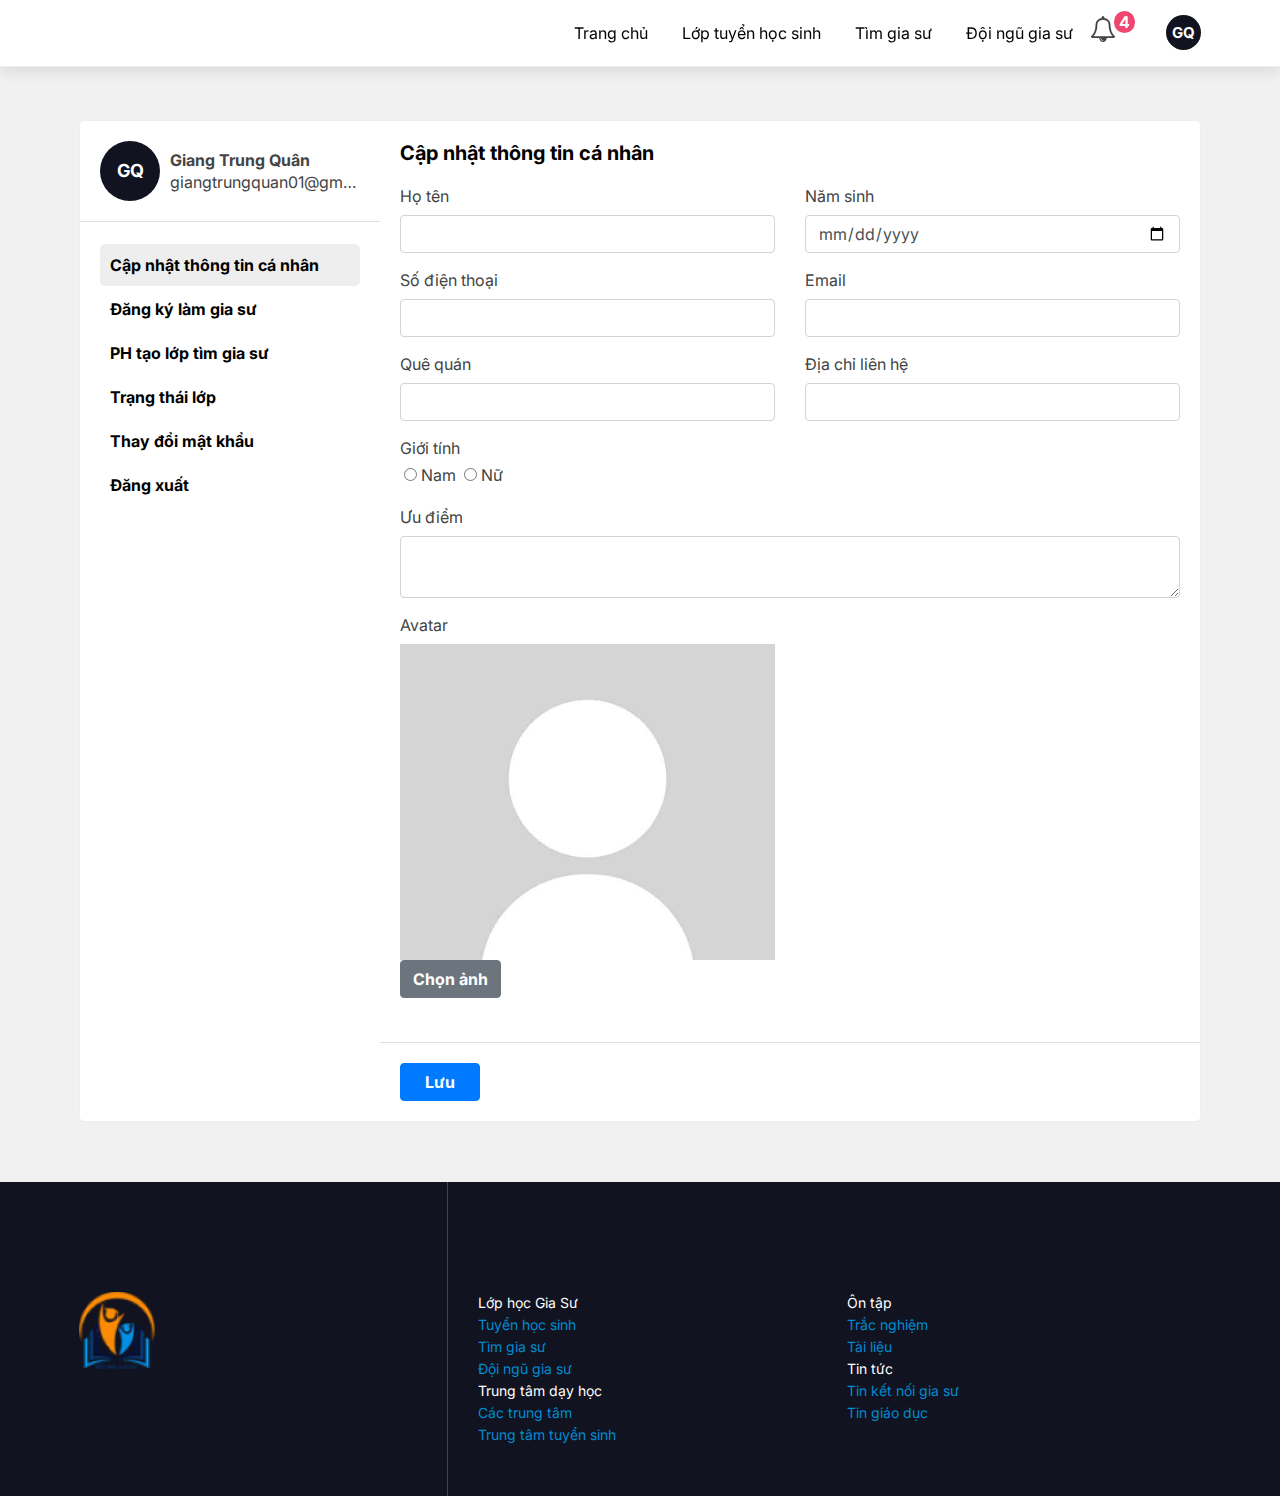
<file: tai-khoan/cap-nhat-thong-tin-ca-nhan.html>
<html lang="vi">

<head>
    <base href="/">
    <meta charset="utf-8">
    <meta http-equiv="X-UA-Compatible" content="IE=edge,chrome=1">
    <meta name="viewport" content="width=device-width, initial-scale=1.0">
    <meta http-equiv="X-UA-Compatible" content="ie=edge">
    <title>
        Kết Nối Gia Sư
    </title>
    <link rel="stylesheet" href="../ketnoigiasu.vn/assets/web/css/bootstrap0f16.css" as="style"
        onload="this.onload=null;this.rel='stylesheet'">

    <link rel="stylesheet" href="../ketnoigiasu.vn/assets/web/font-awesome/css/all0f16.css" as="style"
        onload="this.onload=null;this.rel='stylesheet'">
    <!--Thêm cái dòng này vào chỉ để lấy cái icon chuông-->
    <link rel="stylesheet" href="https://cdnjs.cloudflare.com/ajax/libs/font-awesome/4.7.0/css/font-awesome.min.css">
    <link href="../tai-khoan/css/cap-nhat-thong-tin-ca-nhan/style.css" rel="stylesheet">
    <link rel="stylesheet" href="../ketnoigiasu.vn/assets/web/css/responsive0f16.css" as="style"
        onload="this.onload=null;this.rel='stylesheet'">
    <script src="https://code.jquery.com/jquery-3.6.0.min.js"></script>
    <script>
    function toggleMenu(id) {
        $("#" + id).toggleClass("show");
    }
	</script>

<body>
    <div class="header header-inner">
        <div class="container">
          <div class="right-header">
            <div class="dropdown">
              <div class="cover-i-user" onclick="toggleMenu('header_menu')">
                <span> GQ</span>
              </div>
              <div id="header_menu" class="dropdown-menu " aria-labelledby="dropdownMenuButton_header">
                <a class="dropdown-item" href="/tai-khoan/cap-nhat-thong-tin-ca-nhan">Cập nhật thông tin cá nhân</a>
                <a class="dropdown-item" href="/tai-khoan/dang-ky-gia-su">Đăng ký làm gia sư</a>
                <a class="dropdown-item" href="/tai-khoan/lop-hoc/student-classes">PH tạo lớp tìm gia sư</a>
                <a class="dropdown-item" href="/tai-khoan/doi-mat-khau">Thay đổi mật khẩu</a>
                <a class="dropdown-item" href="https://ketnoigiasu.vn/dang-xuat"><i class="fa fa-sign-out mr-1" aria-hidden="true"></i>Đăng xuất</a>
              </div>
            </div>

          </div>

          <div class="menu">
            <ul>
              <li class=""><a href="#">Trang chủ</a></li>
              <li><a href="./gia-su-tuyen-sinh.html" class="link-a">Lớp tuyển học sinh </a></li>
              <li><a href="./tim-gia-su.html" class="link-a">Tìm gia sư </a></li>
              <li><a href="./doi-ngu-gia-su.html" class="link-a">Đội ngũ gia sư </a></li>
              <li class="notification_wrap">
                <div><p>
                    <div class="notifier new">
                      <i class="bell fa fa-bell-o"  onclick="toggleMenu('list_noti')"></i>
                      <div class="badge">4</div>
                    </div>
                    <div id="list_noti" class="dropdown-menu">
                        <div class="dropdown-item">
                            <div class="notify_info">
                                <p>Lớp GS001 của bạn<span>ĐÃ ĐƯỢC PHÊ DUYỆT!</span></p>
                                <span class="notify_time">5 minutes ago</span>
                            </div>
                        </div>
                        <div class="dropdown-item">
                            <div class="notify_info">
                                <p>Chúc mừng! Bạn đã tạo lớp<span>THÀNH CÔNG</span></p>
                                <span class="notify_time">10 minutes ago</span>
                            </div>
                        </div>
                        <div class="dropdown-item">
                            <div class="notify_info">
                                <p>Yêu cầu tạo lớp của bạn<span>BỊ TỪ CHỐI</span></p>
                                <span class="notify_time">15 minutes ago</span>
                            </div>
                        </div>
                        <div class="dropdown-item">
                            <div class="notify_info">
                                <p>Bạn có thêm 1 học sinh<span>CHÚC MỪNG!</span></p>
                                <span class="notify_time">20 minutes ago</span>
                            </div>
                        </div>
                    </div>
                  </div>
              </li>
              
            </ul>
          </div>
        </div>
      </div>
    <!-- Menu trái -->
    <div class="adm-main">
        <div class="container">
            <div class="box-adm">
                <div class="left-adm">
                    <div class="user-adm">
                        <div class="cover-i-user">
                            <span>GQ</span>
                        </div>
                        <div class="txt-i-user">
                            <strong>Giang Trung Quân</strong><br>
                            <span>giangtrungquan01@gmail.com</span>
                        </div>
                    </div>
                    <div class="nav-adm">
                        <ul>
                            <li class="active"><a href="/tai-khoan/cap-nhat-thong-tin-ca-nhan.html" aria-current="page"
                                    class="">Cập nhật thông tin cá nhân</a>
                            </li>
                            <li class=""><a href="/tai-khoan/dang-ky-gia-su.html" class="">Đăng ký làm gia sư</a></li>
                            <!---->
                            <li class=""><a href="/tai-khoan/tao-lop.html" class=""><span> PH tạo lớp tìm gia
                                        sư </span></a></li> <!---->
                            <li class=""><a href="/tai-khoan/trang-thai-lop.html">Trạng thái lớp</a></li>
                            <li class=""><a href="/tai-khoan/doi-mat-khau.html" class="">Thay đổi mật khẩu</a></li>
                            <li><a href="/dang-xuat">Đăng xuất</a></li>
                        </ul>
                    </div>
                </div>
                <div>
                    <!--Menu phải-->
                    <!--Class form-control và form-group trong bootstrap-->
                    <div class="right-adm w-100">
                        <div class="content-right-adm w-100">
                            <div class="title-adm">
                                <h2>Cập nhật thông tin cá nhân</h2>
                            </div>
                            <div class="row">
                                <div class="col-sm-6">
                                    <div class="form-group">
                                        <label>Họ tên</label>
                                        <input type="text" class="form-control" fdprocessedid=""> <!---->
                                    </div>
                                </div>
                                <div class="col-sm-6">
                                    <div class="form-group">
                                        <label>Năm sinh</label>
                                        <input type="date" class="form-control"> <!---->
                                    </div>
                                </div>
                                <div class="col-sm-6">
                                    <div class="form-group">
                                        <label>Số điện thoại</label>
                                        <input type="text" name="" class="form-control" fdprocessedid=""> <!---->
                                    </div>
                                </div>
                                <div class="col-sm-6">
                                    <div class="form-group">
                                        <label>Email</label>
                                        <input type="text" class="form-control" fdprocessedid="yg2v7i"> <!---->
                                    </div>
                                </div>
                                <div class="col-sm-6">
                                    <div class="form-group">
                                        <label>Quê quán</label>
                                        <input type="text" class="form-control" fdprocessedid=""> <!---->
                                    </div>
                                </div>
                                <div class="col-sm-6">
                                    <div class="form-group">
                                        <label>Địa chỉ liên hệ</label>
                                        <input type="text" name="" class="form-control" fdprocessedid=""> <!---->
                                    </div>
                                </div>
                                <div class="col-sm-6">
                                    <div class="form-group d-flex flex-column">
                                        <label class="m-0 mr-1">Giới tính</label>
                                        <div class="d-flex flex-row">
                                            <div class="mx-1 d-flex align-items-center">
                                                <input type="radio" name="gioi_tinh" value="1" class="form-control-sm mr-1"> Nam
                                            </div>
                                            <div class="mx-1 d-flex align-items-center">
                                                <input type="radio" name="gioi_tinh" value="0" class="form-control-sm mr-1"> Nữ
                                            </div>
                                        </div>
                                    </div>
                                </div>
                                <div class="col-sm-12">
                                    <div class="form-group">
                                        <label>Ưu điểm <!----></label>
                                        <textarea class="form-control"></textarea> <!---->
                                    </div>
                                </div>
                                <div class="col-sm-6">
                                    <div class="form-group">
                                        <label>Avatar</label>
                                        <div>
                                            <div>
                                                <ul class="position-relative">
                                                    <li class="cursor-pointer box-pic"><!---->
                                                        <img src="../ketnoigiasu.vn/storage/avatar/no-image-user.jpg"
                                                            id="file_uploadimage-avatar" alt="" class="img-custom">
                                                    </li>
                                                </ul>
                                            </div>
                                            <input type="file" id="up_fileimage-avatar" name="avatar"
                                                accept="image/*;capture=camera" class="d-none">
                                            <label for="up_fileimage-avatar" class="btn btn-secondary">Chọn ảnh</label>
                                        </div> <!---->
                                    </div>
                                </div>
                            </div>
                        </div>
                        <div class="bottom-right-adm">
                            <button class="btn btn-primary" fdprocessedid="">Lưu</button>
                        </div>
                    </div> <!---->
                </div>
            </div>
        </div>
    </div>

    <div class="footer">
        <div class="footer-main">
            <div class="container">
                <div class="row">
                    <div class="col-sm-4 left-footer">
                        <div class="logo-footer">
                            <img src="../ketnoigiasu.vn/storage/logo/logo_2.png" alt="">
                            <h3></h3>
                        </div>
                        <div class="mt-2">
                        </div>
                    </div>
                    <div class="col-sm-4">
                        <div class="title-footer">Lớp học Gia Sư</div>
                        <ul class="li-footer">
                            <li><a href="gia-su-tuyen-sinh.html">Tuyển học sinh</a></li>
                            <li><a href="tim-gia-su.html">Tìm gia sư</a></li>
                            <li><a href="doi-ngu-gia-su.html">Đội ngũ gia sư</a></li>
                        </ul>
                        <div class="title-footer">Trung tâm dạy học</div>
                        <ul class="li-footer">
                            <li><a href="danh-sach-trung-tam.html">Các trung tâm</a></li>
                            <li><a href="trung-tam-tuyen-sinh.html">Trung tâm tuyển sinh</a></li>
                        </ul>
                    </div>
                    <div class="col-sm-4">
                        <div class="title-footer">Ôn tập</div>
                        <ul class="li-footer">
                            <li><a href="trac-nghiem.html">Trắc nghiệm</a></li>
                            <li><a href="tai-lieu.html">Tài liệu</a></li>
                        </ul>
                        <div class="title-footer">Tin tức</div>
                        <ul class="li-footer">
                            <li><a href="#">Tin kết nối gia sư</a></li>
                            <li><a href="#">Tin giáo dục</a></li>
                        </ul>
                    </div>
                </div>
            </div>
        </div>
        <div class="copyright">
        </div>
    </div>
<script>
    //Xử lý ảnh tải lên
document.getElementById("up_fileimage-avatar").addEventListener("change", function() {
  const file = this.files[0];
  const img = document.getElementById("file_uploadimage-avatar");
  img.src = URL.createObjectURL(file);
});
</script>
<script>
    showMessOk("Đăng nhập thành công!", "success");
    // Session::set('variableName', $value); 
    //toggleClass() của jQuery
    function toggleMenu(id) {
        $("#" + id).toggleClass("show");
    }
</script>
</body>
</file>
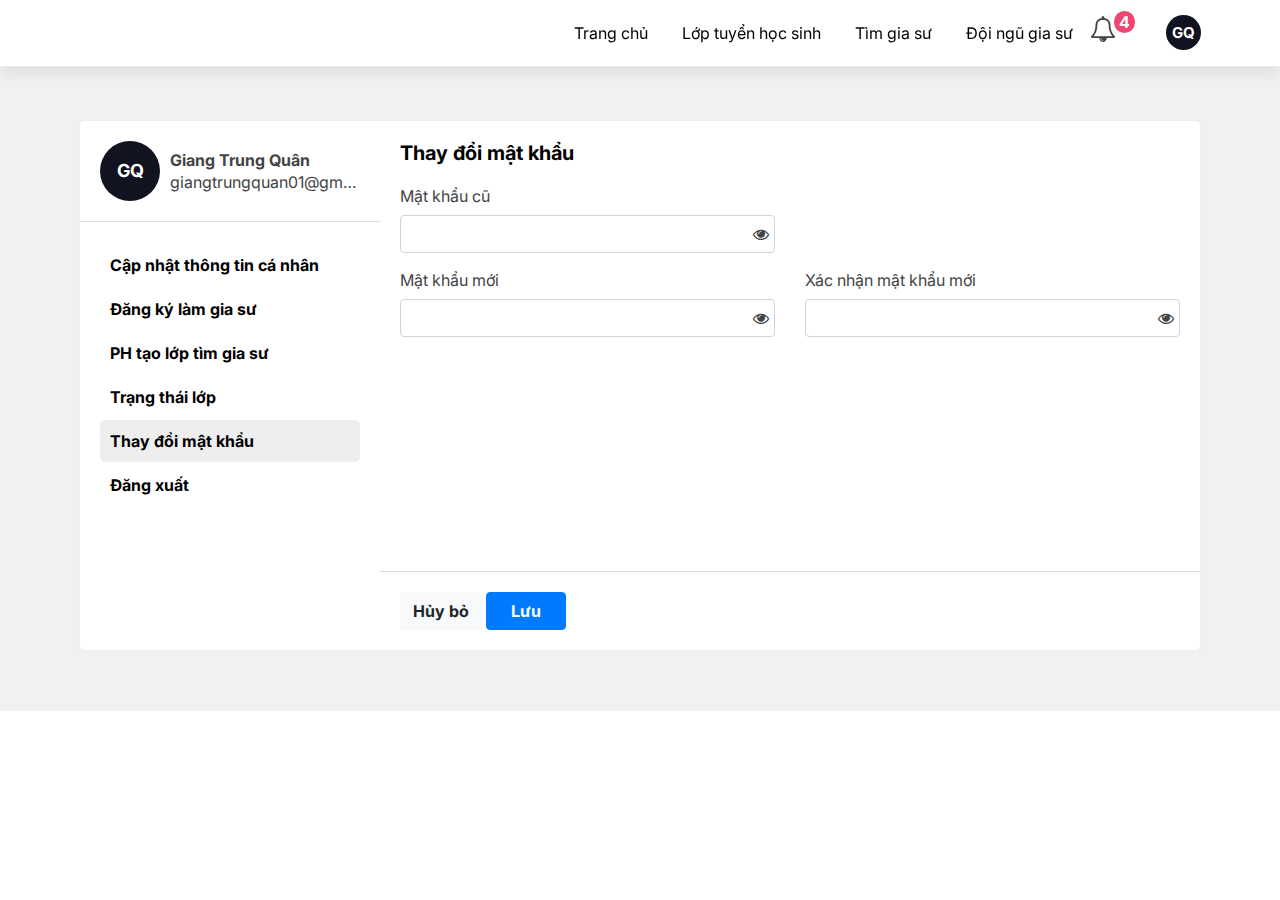
<file: tai-khoan/doi-mat-khau.html>
<html lang="vi">

<head>
    <base href="/">
    <meta charset="utf-8">
    <meta http-equiv="X-UA-Compatible" content="IE=edge,chrome=1">
    <meta name="viewport" content="width=device-width, initial-scale=1.0">
    <meta http-equiv="X-UA-Compatible" content="ie=edge">
    <title>
        Kết Nối Gia Sư
    </title>
    <link rel="stylesheet" href="../ketnoigiasu.vn/assets/web/css/bootstrap0f16.css" as="style"
        onload="this.onload=null;this.rel='stylesheet'">

    <link rel="stylesheet" href="../ketnoigiasu.vn/assets/web/font-awesome/css/all0f16.css" as="style"
        onload="this.onload=null;this.rel='stylesheet'">
    <!--Thêm cái dòng này vào chỉ để lấy cái icon chuông-->
    <link rel="stylesheet" href="https://cdnjs.cloudflare.com/ajax/libs/font-awesome/4.7.0/css/font-awesome.min.css">
    <link href="../tai-khoan/css/doi-mat-khau/style.css" rel="stylesheet">
    <link rel="stylesheet" href="../ketnoigiasu.vn/assets/web/css/responsive0f16.css" as="style"
        onload="this.onload=null;this.rel='stylesheet'">
    <script src="https://code.jquery.com/jquery-3.6.0.min.js"></script>
    <script>
        function toggleMenu(id) {
            $("#" + id).toggleClass("show");
        }
    </script>

<body>
    <div class="header header-inner">
        <div class="container">
            <div class="right-header">
                <div class="dropdown">
                    <div class="cover-i-user" onclick="toggleMenu('header_menu')">
                        <span> GQ</span>
                    </div>
                    <div id="header_menu" class="dropdown-menu " aria-labelledby="dropdownMenuButton_header">
                        <a class="dropdown-item" href="/tai-khoan/cap-nhat-thong-tin-ca-nhan">Cập nhật thông tin cá
                            nhân</a>
                        <a class="dropdown-item" href="/tai-khoan/dang-ky-gia-su">Đăng ký làm gia sư</a>
                        <a class="dropdown-item" href="/tai-khoan/lop-hoc/student-classes">PH tạo lớp tìm gia sư</a>
                        <a class="dropdown-item" href="/tai-khoan/doi-mat-khau">Thay đổi mật khẩu</a>
                        <a class="dropdown-item" href="https://ketnoigiasu.vn/dang-xuat"><i class="fa fa-sign-out mr-1"
                                aria-hidden="true"></i>Đăng xuất</a>
                    </div>
                </div>

            </div>

            <div class="menu">
                <ul>
                    <li class=""><a href="#">Trang chủ</a></li>
                    <li><a href="./gia-su-tuyen-sinh.html" class="link-a">Lớp tuyển học sinh </a></li>
                    <li><a href="./tim-gia-su.html" class="link-a">Tìm gia sư </a></li>
                    <li><a href="./doi-ngu-gia-su.html" class="link-a">Đội ngũ gia sư </a></li>
                    <li class="notification_wrap">
                        <div>
                            <p>
                            <div class="notifier new">
                                <i class="bell fa fa-bell-o" onclick="toggleMenu('list_noti')"></i>
                                <div class="badge">4</div>
                            </div>
                            <div id="list_noti" class="dropdown-menu">
                                <div class="dropdown-item">
                                    <div class="notify_info">
                                        <p>Lớp GS001 của bạn<span>ĐÃ ĐƯỢC PHÊ DUYỆT!</span></p>
                                        <span class="notify_time">5 minutes ago</span>
                                    </div>
                                </div>
                                <div class="dropdown-item">
                                    <div class="notify_info">
                                        <p>Chúc mừng! Bạn đã tạo lớp<span>THÀNH CÔNG</span></p>
                                        <span class="notify_time">10 minutes ago</span>
                                    </div>
                                </div>
                                <div class="dropdown-item">
                                    <div class="notify_info">
                                        <p>Yêu cầu tạo lớp của bạn<span>BỊ TỪ CHỐI</span></p>
                                        <span class="notify_time">15 minutes ago</span>
                                    </div>
                                </div>
                                <div class="dropdown-item">
                                    <div class="notify_info">
                                        <p>Bạn có thêm 1 học sinh<span>CHÚC MỪNG!</span></p>
                                        <span class="notify_time">20 minutes ago</span>
                                    </div>
                                </div>
                            </div>
                        </div>
                    </li>

                </ul>
            </div>
        </div>
    </div>
    <!-- Menu trái -->
    <div class="adm-main">
        <div class="container">
            <div class="box-adm">
                <div class="left-adm">
                    <div class="user-adm">
                        <div class="cover-i-user">
                            <span>GQ</span>
                        </div>
                        <div class="txt-i-user">
                            <strong>Giang Trung Quân</strong><br>
                            <span>giangtrungquan01@gmail.com</span>
                        </div>
                    </div>
                    <div class="nav-adm">
                        <ul>
                            <li class=""><a href="/tai-khoan/cap-nhat-thong-tin-ca-nhan.html" aria-current="page"
                                    class="">Cập nhật thông tin cá nhân</a>
                            </li>
                            <li class=""><a href="/tai-khoan/dang-ky-gia-su.html" class="">Đăng ký làm gia sư</a></li>
                            <!---->
                            <li class=""><a href="/tai-khoan/tao-lop.html" class=""><span> PH tạo lớp tìm gia
                                        sư </span></a></li> <!---->
                            <li class=""><a href="/tai-khoan/trang-thai-lop.html">Trạng thái lớp</a></li>
                            <li class="active"><a href="/tai-khoan/doi-mat-khau.html" class="">Thay đổi mật khẩu</a></li>
                            <li><a href="/dang-xuat">Đăng xuất</a></li>
                        </ul>
                    </div>
                </div>
                <div>
                    <!--Phải-->
                    <div class="right-adm">
                        <div class="content-right-adm">
                            <div class="title-adm">
                                <h2>Thay đổi mật khẩu</h2>
                            </div>
                            <div class="row">
                                <div class="col-sm-6">
                                    <div class="form-group"><label>Mật khẩu cũ</label>
                                        <div class="position-relative"><input type="password" id="password_origin"
                                                class="form-control pr-4"> <i
                                                onclick="changeTypePassword('password_origin',event)" aria-hidden="true"
                                                class="fa change-type-password fa-eye"></i></div> <!---->
                                    </div>
                                </div>
                                <div class="col-sm-6"></div>
                                <div class="col-sm-6">
                                    <div class="form-group"><label>Mật khẩu mới</label>
                                        <div class="position-relative"><input type="password" id="password_new"
                                                class="form-control pr-4"> <i
                                                onclick="changeTypePassword('password_new',event)" aria-hidden="true"
                                                class="fa change-type-password fa-eye"></i></div> <!---->
                                    </div>
                                </div>
                                <div class="col-sm-6">
                                    <div class="form-group"><label>Xác nhận mật khẩu mới</label>
                                        <div class="position-relative"><input type="password" id="password_confirmation"
                                                class="form-control pr-4"> <i
                                                onclick="changeTypePassword('password_confirmation',event)"
                                                aria-hidden="true" class="fa change-type-password fa-eye"></i></div>
                                        <!---->
                                    </div>
                                </div>
                            </div>
                        </div>
                        <div class="bottom-right-adm"><button class="btn btn-light">Hủy bỏ</button> <button
                                class="btn btn-primary">Lưu</button></div>
                    </div>
</file>
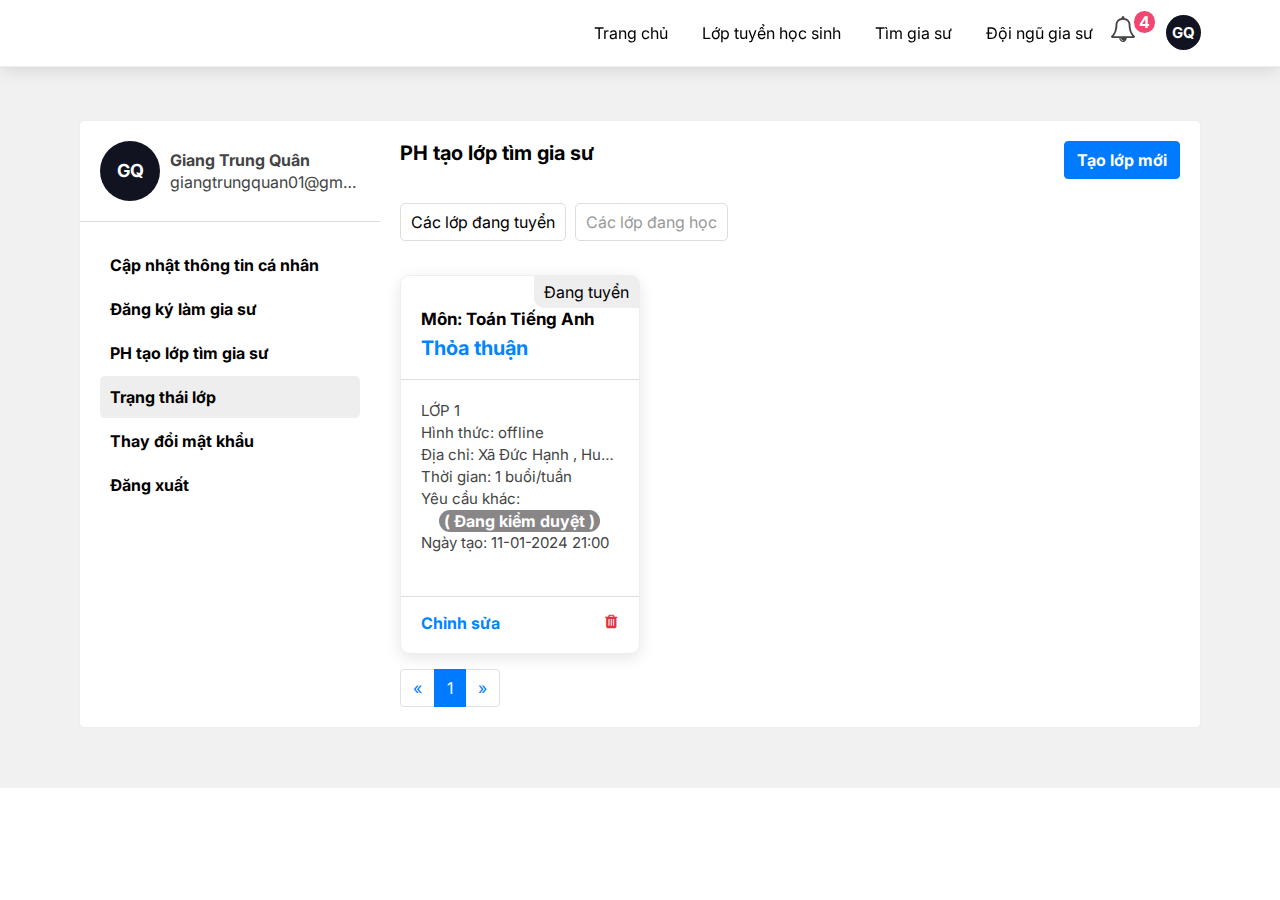
<file: tai-khoan/trang-thai-lop.html>
<html lang="vi">

<head>
    <base href="/">
    <meta charset="utf-8">
    <meta http-equiv="X-UA-Compatible" content="IE=edge,chrome=1">
    <meta name="viewport" content="width=device-width, initial-scale=1.0">
    <meta http-equiv="X-UA-Compatible" content="ie=edge">
    <title>
        Kết Nối Gia Sư
    </title>
    <link rel="stylesheet" href="../ketnoigiasu.vn/assets/web/css/bootstrap0f16.css" as="style"
        onload="this.onload=null;this.rel='stylesheet'">

    <link rel="stylesheet" href="../ketnoigiasu.vn/assets/web/font-awesome/css/all0f16.css" as="style"
        onload="this.onload=null;this.rel='stylesheet'">
    <!--Thêm cái dòng này vào chỉ để lấy cái icon chuông-->
    <link rel="stylesheet" href="https://cdnjs.cloudflare.com/ajax/libs/font-awesome/4.7.0/css/font-awesome.min.css">
    <link href="../tai-khoan/css/trang-thai-lop/style.css" rel="stylesheet">
    <link rel="stylesheet" href="../ketnoigiasu.vn/assets/web/css/responsive0f16.css" as="style"
        onload="this.onload=null;this.rel='stylesheet'">
    <script src="https://code.jquery.com/jquery-3.6.0.min.js"></script>
    <script>
        function toggleMenu(id) {
            $("#" + id).toggleClass("show");
        }
    </script>

<body>
    <div class="header header-inner">
        <div class="container">
            <div class="right-header">
                <div class="dropdown">
                    <div class="cover-i-user" onclick="toggleMenu('header_menu')">
                        <span> GQ</span>
                    </div>
                    <div id="header_menu" class="dropdown-menu " aria-labelledby="dropdownMenuButton_header">
                        <a class="dropdown-item" href="/tai-khoan/cap-nhat-thong-tin-ca-nhan">Cập nhật thông tin cá
                            nhân</a>
                        <a class="dropdown-item" href="/tai-khoan/dang-ky-gia-su">Đăng ký làm gia sư</a>
                        <a class="dropdown-item" href="/tai-khoan/lop-hoc/student-classes">PH tạo lớp tìm gia sư</a>
                        <a class="dropdown-item" href="/tai-khoan/doi-mat-khau">Thay đổi mật khẩu</a>
                        <a class="dropdown-item" href="https://ketnoigiasu.vn/dang-xuat"><i class="fa fa-sign-out mr-1"
                                aria-hidden="true"></i>Đăng xuất</a>
                    </div>
                </div>

            </div>

            <div class="menu">
                <ul>
                    <li class=""><a href="#">Trang chủ</a></li>
                    <li><a href="./gia-su-tuyen-sinh.html" class="link-a">Lớp tuyển học sinh </a></li>
                    <li><a href="./tim-gia-su.html" class="link-a">Tìm gia sư </a></li>
                    <li><a href="./doi-ngu-gia-su.html" class="link-a">Đội ngũ gia sư </a></li>
                    <li class="notification_wrap">
                        <div>
                            <p>
                            <div class="notifier new">
                                <i class="bell fa fa-bell-o" onclick="toggleMenu('list_noti')"></i>
                                <div class="badge">4</div>
                            </div>
                            <div id="list_noti" class="dropdown-menu">
                                <div class="dropdown-item">
                                    <div class="notify_info">
                                        <p>Lớp GS001 của bạn<span>ĐÃ ĐƯỢC PHÊ DUYỆT!</span></p>
                                        <span class="notify_time">5 minutes ago</span>
                                    </div>
                                </div>
                                <div class="dropdown-item">
                                    <div class="notify_info">
                                        <p>Chúc mừng! Bạn đã tạo lớp<span>THÀNH CÔNG</span></p>
                                        <span class="notify_time">10 minutes ago</span>
                                    </div>
                                </div>
                                <div class="dropdown-item">
                                    <div class="notify_info">
                                        <p>Yêu cầu tạo lớp của bạn<span>BỊ TỪ CHỐI</span></p>
                                        <span class="notify_time">15 minutes ago</span>
                                    </div>
                                </div>
                                <div class="dropdown-item">
                                    <div class="notify_info">
                                        <p>Bạn có thêm 1 học sinh<span>CHÚC MỪNG!</span></p>
                                        <span class="notify_time">20 minutes ago</span>
                                    </div>
                                </div>
                            </div>
                        </div>
                    </li>

                </ul>
            </div>
        </div>
    </div>
    <!-- Menu trái -->
    <div class="adm-main">
        <div class="container">
            <div class="box-adm">
                <div class="left-adm">
                    <div class="user-adm">
                        <div class="cover-i-user">
                            <span>GQ</span>
                        </div>
                        <div class="txt-i-user">
                            <strong>Giang Trung Quân</strong><br>
                            <span>giangtrungquan01@gmail.com</span>
                        </div>
                    </div>
                    <div class="nav-adm">
                        <ul>
                            <li class=""><a href="/tai-khoan/cap-nhat-thong-tin-ca-nhan.html" aria-current="page"
                                    class="">Cập nhật thông tin cá nhân</a>
                            </li>
                            <li class=""><a href="/tai-khoan/dang-ky-gia-su.html" class="">Đăng ký làm gia sư</a></li>
                            <!---->
                            <li class=""><a href="/tai-khoan/tao-lop.html" class=""><span> PH tạo lớp tìm gia
                                        sư </span></a></li> <!---->
                            <li class="active"><a href="/tai-khoan/trang-thai-lop.html">Trạng thái lớp</a></li>
                            <li class=""><a href="/tai-khoan/doi-mat-khau.html" class="">Thay đổi mật khẩu</a></li>
                            <li><a href="/dang-xuat">Đăng xuất</a></li>
                        </ul>
                    </div>
                </div>

                    <!--Phải-->
                <div class="right-adm w-100" >
                    <div class="content-right-adm">
                        <div class="title-adm">
                            <h2><!----> <span>
                                    PH tạo lớp tìm gia sư
                                </span> <!----></h2>
                            <div class="right-title-adm"><a href="/tai-khoan/tao-lop.html"
                                    class="btn btn-primary">Tạo lớp mới</a> <!----></div>
                        </div>
                        <div class="tab-main">
                            <li class="my-1 active"><a href="javascript:void(0)">Các lớp đang tuyển</a></li>
                            <li class="my-1"><a href="javascript:void(0)">Các lớp
                                    <span>
                                        đang học</span> <!----></a></li>
                        </div> <!---->
                        <div class="row list-item">
                            <div class="col-md-6 col-lg-4"><!---->
                                <div class="item-c opacity-05">
                                    <div class="item-c-header">
                                        <div class="item-c-sub">
                                            Môn:
                                            <span>Toán Tiếng Anh</span>
                                        </div>
                                        <div class="item-c-price"><span>Thỏa thuận</span></div>
                                        <div class="item-c-status grey"><span>Đang tuyển</span></div>
                                    </div>
                                    <div class="item-c-content" style="height: 216px;">
                                        <p><span>LỚP 1</span></p>
                                        <p>
                                            Hình thức: <span>offline</span></p>
                                        <p>
                                            Địa chỉ:
                                            <!----> <!----> <span>Xã Đức Hạnh</span> <span>, </span> <span>Huyện Bảo
                                                Lâm</span> <span>, </span><span>Tỉnh Cao Bằng</span>
                                        </p>
                                        <p>
                                            Thời gian:
                                            <span>1 buổi/tuần</span>
                                        </p>
                                        <p>Yêu cầu khác: <span></span></p>
                                        <p class="text-center"><span class="badge badge-pill badge-secondary temp">
                                                ( Đang kiểm duyệt )
                                            </span></p> <!---->
                                        <p class="no-limit-text">
                                            Ngày tạo: <span>11-01-2024 21:00</span></p> <!---->
                                    </div>
                                    <div class="item-c-footer d-flex justify-content-between" style="height: 57px;"><a
                                            href="/tai-khoan/tao-lop.html" class="">Chỉnh
                                            sửa</a> <!----> <a href="javascript:void(0)" class="btn"><i
                                                aria-hidden="true" class="fa fa-trash text-danger"></i></a></div>
                                </div> <!---->
                            </div>
                        </div>
                        <div class="bottom-table">
                            <div class="div-slide div-slide-table"><!---->
                                <div class="right-slide">
                                    <nav aria-label="Page navigation example">
                                        <ul class="pagination">
                                            <li disabled="disabled" class="page-item"><a href="#" aria-label="Previous"
                                                    class="page-link cursor-pointer"><span aria-hidden="true">«</span>
                                                    <span class="sr-only">Previous</span></a></li> <!---->
                                            <li class="page-item active"><a disabled="disabled"
                                                    class="page-link cursor-pointer">1</a></li> <!---->
                                            <li disabled="disabled" class="page-item"><a href="#" aria-label="Next"
                                                    class="page-link cursor-pointer"><span aria-hidden="true">»</span>
                                                    <span class="sr-only">Next</span></a></li>
                                        </ul>
                                    </nav>
                                </div>
                            </div>
                        </div>
                    </div>
                </div>
</file>
<file: tai-khoan/css/cap-nhat-thong-tin-ca-nhan/style.css>
@import url(https://fonts.googleapis.com/css2?family=Inter:wght@400;700;800&amp;display=swap);

* {
    margin: 0;
    padding: 0
}

html {
    min-height: 100%
}

body {
    background: 0 0;
    color: #444;
    font-size: 16px;
    line-height: 22px;
    font-family: Inter, sans-serif;
    background-color: #fff
}

h1,
h2,
h3,
h4,
h5,
h6 {
    font-weight: 700
}

a,
a:hover {
    text-decoration: none;
    color: #008cd2;
    -webkit-transition: all 150ms ease-in-out;
    -o-transition: all 150ms ease-in-out;
    transition: all 150ms ease-in-out
}

li {
    list-style: none outside none
}

ul {
    margin: 0
}

img {
    border: 0 none;
    max-width: 100%
}
::-webkit-scrollbar {
    width: 8px
}

::-webkit-scrollbar-track {
    background-color: #f1f1f1
}

::-webkit-scrollbar-thumb {
    background-color: #aaa
}

::-webkit-scrollbar-thumb:hover {
    background-color: #666
}

body,
html {
    scrollbar-color: #aaa #f1f1f1;
    scrollbar-width: thin
}
.header {
    position: fixed;
    display: block;
    width: 100%;
    top: 0;
    left: 0;
    z-index: 999;
    -webkit-transition: all .3s ease-in-out;
    -o-transition: all .3s ease-in-out;
    transition: all .3s ease-in-out;
    border-bottom: 1px solid rgba(255, 255, 255, .2)
}
.header-inner {
    -webkit-box-shadow: 0 4px 15px rgba(0, 0, 0, .1);
    box-shadow: 0 4px 15px rgba(0, 0, 0, .1);
    border-bottom: 1px solid #eee;
    background-color: #fff
}

.header-inner .menu>ul>li>a {
    color: #000
}
.container {
    max-width: 1200px;
    width: 90%
}
.right-header {
    float: right;
    margin: 15px 0 0 0
}
.cover-i-user {
    width: 60px;
    height: 60px;
    line-height: 60px;
    font-size: 18px;
    text-align: center;
    font-weight: 700;
    background-color: #111320;
    color: #fff;
    border-radius: 50%;
    display: block;
    overflow: hidden
}
.right-header .cover-i-user {
    width: 35px;
    height: 35px;
    line-height: 35px;
    font-size: 15px;
    cursor: pointer
}

.right-header .dropdown-menu {
    right: 0 !important;
    left: auto !important;
    -webkit-transform: none !important;
    -ms-transform: none !important;
    transform: none !important;
    top: 40px !important;
    font-size: 14px
}
.btn {
    font-weight: 700
}


.menu {
    float: right
}

.menu>ul>li {
    float: left;
    position: relative
}

.menu>ul>li>a {
    display: block;
    padding: 22px 17px;
    color: #fff;
    position: relative
}

.menu>ul>li>a>i {
    font-size: 13px
}

.menu>ul>li>a:after {
    content: " ";
    position: absolute;
    bottom: 0;
    left: 0;
    width: 100%;
    height: 3px
}

.menu>ul>li.active>a {
    color: #ff8503
}

.menu>ul>li.active>a:after {
    background: #ff8503
}

.menu ul li ul {
    position: absolute;
    top: 59px;
    width: 300px;
    left: 0;
    background-color: #fff;
    background: #fff;
    -webkit-box-shadow: 0 4px 15px rgba(0, 0, 0, .1);
    box-shadow: 0 4px 15px rgba(0, 0, 0, .1);
    border-radius: 5px;
    visibility: hidden;
    opacity: 0;
    pointer-events: none;
    -webkit-transition: all 150ms ease-in-out;
    -o-transition: all 150ms ease-in-out;
    transition: all 150ms ease-in-out
}

.menu ul li ul li a {
    display: block;
    color: #333;
    padding: 9px 15px;
    border-bottom: 1px solid #eee
}

.menu ul li ul li:last-child a {
    border: 0
}

.menu ul li ul li a:hover {
    color: #ff8503
}
.menu li:hover {
    background-color: #ccc;
  }

  /* hết menu */
  /* menu_logo */
  .right-header .dropdown-menu {
    right: 0 !important;
    left: auto !important;
    -webkit-transform: none !important;
    -ms-transform: none !important;
    transform: none !important;
    top: 40px !important;
    font-size: 14px
}
.dropdown-item {
    padding: 5px 15px
}
/* menu_trái */

.adm-main {
    background-color: #f1f1f1;
    padding: 120px 0 60px 0
}

.box-adm {
    display: -webkit-box;
    display: -ms-flexbox;
    display: flex;
    background-color: #fff;
    border: 1px solid #eee;
    border-radius: 5px
}

.left-adm {
    width: 300px
}
.user-adm {
    padding: 20px;
    border-bottom: 1px solid #ddd;
    display: -webkit-box;
    display: -ms-flexbox;
    display: flex;
    -webkit-box-align: center;
    -ms-flex-align: center;
    align-items: center
}

.nav-adm {
    padding: 20px
}

.nav-adm li {
    margin: 2px 0
}

.nav-adm li a {
    display: block;
    padding: 10px;
    border-radius: 5px;
    color: #000;
    font-weight: 700
}

.nav-adm li a:hover,
.nav-adm li.active a {
    background-color: #eee
}


.title-adm {
    display: -webkit-box;
    display: -ms-flexbox;
    display: flex;
    margin: 0 0 20px 0
}

.title-adm h2 {
    font-size: 20px;
    color: #000;
    margin: 0
}
.txt-i-user {
    width: calc(100% - 60px);
    padding-left: 10px;
    overflow: hidden;
    -o-text-overflow: ellipsis;
    text-overflow: ellipsis;
    white-space: nowrap
}

/* menu_phải */
.content-right-adm {
    padding: 20px;
    min-height: 50vh
}
.form-group {
    margin-bottom: 1rem;
  }
  .bottom-right-adm {
    padding: 20px;
    border-top: 1px solid #ddd
}

.bottom-right-adm .btn {
    min-width: 80px
}
/* footer */

.footer {
    background: #111320;
    color: #fff;
    font-size: 14px
}

.footer .col-sm-4 {
    padding-top: 110px;
    padding-bottom: 50px
}

.footer .col-sm-4:nth-child(2) {
    padding-left: 30px
}

.left-footer {
    border-right: 1px solid rgba(255, 255, 255, .2)
}

.logo-footer {
    display: -webkit-box;
    display: -ms-flexbox;
    display: flex;
    margin-bottom: 20px;
    -webkit-box-align: center;
    -ms-flex-align: center;
    align-items: center
}

.logo-footer img {
    width: 77px;
    margin: 0 18px 0 0
}

.logo-footer h3 {
    font-weight: 700;
    font-size: 20px;
    margin: 0
}
/* pagination */
.pagination {
    margin: 30px 0px;
}
.page-item {
    margin: 0 5px
}

.page-link {
    border-radius: 5px !important
}

.menu>ul>li .bell{
    margin-right: 50px;
}
.menu>ul>li.notification_wrap:hover {
 background-color: #fff;
}
  .notifier {
    position: relative;
    display: inline-block;
  }
  
  .bell {
    font-size: 26px;
    transition: 0.3s;
  }
  
  .bell:hover {
    color: #EF476F;
  }
  
  .badge {
    position: absolute;
    top: -5px;
    left: 24px;
    padding: 0 5px;
    font-size: 16px;
    line-height: 22px;
    height: 22px;
    background: #EF476F;
    color: #FFF;
    border-radius: 11px;
    white-space: nowrap;
  }
  
  
  .notifier.new .badge {
    animation: pulse 2s ease-out;
    animation-iteration-count: infinite;
  }
  
  @keyframes pulse {
    40% {
      transform: scale3d(1, 1, 1);
    }
  
    50% {
      transform: scale3d(1.3, 1.3, 1.3);
    }
  
    55% {
      transform: scale3d(1, 1, 1);
    }
    
    60% {
      transform: scale3d(1.3, 1.3, 1.3);
    }
  
    65% {
      transform: scale3d(1, 1, 1);
    }
  }
  
  .menu>ul>li.notification_wrap:hover{
    background-color: #fff;
  }

  #list_noti .dropdown-item {
	display: flex;
	align-items: center;
	padding: 10px 0;
	border-bottom: 1px solid #dbdaff;
}



#list_noti .dropdown-item .notify_info p{
	margin-bottom: 5px;
}

#list_noti .dropdown-item .notify_info p span{
	color: #605dff;
	margin-left: 5px;
}

#list_noti .dropdown-item .notify_info .notify_time{
	color: #c5c5e6;
	font-size: 12px;
}
.notify_info{
    padding: 0px 10px;
}
</file>
<file: ketnoigiasu.vn/assets/web/css/responsive0f16.css>
@media all and (min-width:1024px) {
    .menu ul li:hover ul {
        display: block !important;
        visibility: inherit;
        opacity: 1;
        pointer-events: inherit;
        top: 66px
    }

    #modal-merge-classroom-8 .modal-dialog {
        max-width: 700px;
        margin: 1.75rem auto
    }
}

@media all and (min-width:320px) and (max-width:1024px) {
    body {
        font-size: 15px
    }

    .container {
        width: 100%;
        padding: 0 20px
    }

    .header {
        height: 67px
    }

    .toogle-a {
        display: block
    }

    .toogle-a.active span:nth-child(2) {
        display: none
    }

    .toogle-a.active span:nth-child(1) {
        transform: rotate(-47deg);
        top: 17px
    }

    .toogle-a.active span:nth-child(3) {
        transform: rotate(41deg);
        top: 17px
    }

    .menu {
        position: fixed;
        top: 67px;
        right: -100%;
        height: calc(100vh - 67px);
        max-width: 70%;
        background: #fff;
        text-align: left;
        width: 250px;
        left: auto;
        margin: 0 !important;
        transition: all .3s ease-in-out;
        z-index: 20;
        overflow: auto;
        border-left: 1px solid #ddd
    }

    .menu.show {
        right: 0
    }

    .menu>ul>li {
        display: block;
        margin: 0;
        float: none;
        border-bottom: 1px solid #ddd
    }

    .menu>ul>li>a {
        color: #000
    }

    .menu>ul>li>a>i {
        float: right;
        margin-top: 5px
    }

    .bg-menu {
        position: fixed;
        top: 70px;
        left: 0;
        width: 100%;
        height: 0;
        z-index: 10;
        background: rgba(0, 0, 0, .7)
    }

    .menu ul li ul {
        position: relative;
        box-shadow: none;
        border-radius: 0;
        background: #eee;
        opacity: 1;
        visibility: inherit;
        top: 0;
        display: none;
        pointer-events: all
    }

    .bg-menu.active {
        height: 100%
    }

    .right-header {
        margin-right: 50px
    }

    .txt-banner {
        font-size: 16px;
        padding-top: 80px
    }

    .txt-banner h2 {
        font-size: 30px
    }

    .title-main h2 {
        font-size: 25px
    }

    .signup-main-box .btn {
        position: relative;
        top: 0;
        margin: 10px 0 0 0;
        right: 0
    }

    .title-main {
        padding-right: 70px
    }

    .adm-main {
        padding: 30px 0
    }

    .box-adm {
        display: block
    }

    .left-adm {
        width: 100%
    }

    .right-adm {
        width: 100%;
        border: 0
    }

    .menu-mobile {
        display: block;
        padding: 10px 20px;
        background-color: #eee;
        border: 1px solid #ddd;
        overflow: hidden;
        font-weight: 700
    }

    .menu-mobile i {
        float: right;
        font-size: 18px
    }

    .nav-adm {
        position: relative;
        padding: 0
    }

    .nav-adm ul {
        display: none;
        background-color: #fff;
        border: 1px solid #ddd;
        position: absolute;
        top: 44px;
        left: 0;
        width: 100%;
        padding: 10px;
        z-index: 99
    }
}

@media all and (min-width:320px) and (max-width:768px) {
    body {
        padding-top: 67px
    }

    .padding-main {
        padding: 40px 0
    }

    .title-main {
        margin-bottom: 15px
    }

    .img-tes {
        float: none;
        margin: auto
    }

    .txt-tes {
        width: 100%;
        padding: 0;
        padding-top: 15px
    }

    .footer .col-sm-4 {
        padding: 0;
        border-top: 1px solid rgba(255, 255, 255, .2);
        padding-top: 15px;
        margin-top: 15px
    }

    .footer .col-sm-4:nth-child(2) {
        padding: 0;
        padding-top: 15px
    }

    .footer .col-sm-4:nth-child(1) {
        padding-top: 70px;
        border: 0
    }

    .footer .row {
        margin: 0
    }

    .left-footer {
        border: 0
    }

    .txt-banner h2 {
        font-size: 25px
    }

    .sign-main-box {
        padding: 20px
    }

    .sign-main {
        padding: 20px 0
    }

    .inner-content {
        padding: 0
    }

    .find-teacher {
        padding: 40px 0
    }

    .form-find-teacher .i-find {
        width: 50%;
        border-left: 0;
        border-bottom: 1px solid #ddd
    }

    .form-find-teacher .btn {
        margin: 0;
        width: 100%;
        display: block
    }

    .find-teacher h2 {
        font-size: 25px
    }

    .txt-banner {
        padding-top: 0
    }

    .txt-banner h2 {
        font-size: 20px
    }
}

@media all and (min-width:320px) and (max-width:575px) {
    .detail-teacher .order-first {
        order: 12
    }

    .detail-teacher .order-last {
        order: 1;
        margin-bottom: 15px
    }

    .slick-slide .banner-mobile {
        display: block
    }

    .slick-slide .banner-desktop {
        display: none
    }

    .txt-banner {
        top: 30px;
        transform: inherit;
        padding-top: 0
    }

    .txt-banner .col-sm-6 {
        flex: 0 0 100%;
        max-width: 100%
    }
}
</file>
<file: tai-khoan/css/doi-mat-khau/style.css>
@import url(https://fonts.googleapis.com/css2?family=Inter:wght@400;700;800&amp;display=swap);

* {
    margin: 0;
    padding: 0
}

html {
    min-height: 100%
}

body {
    background: 0 0;
    color: #444;
    font-size: 16px;
    line-height: 22px;
    font-family: Inter, sans-serif;
    background-color: #fff
}

h1,
h2,
h3,
h4,
h5,
h6 {
    font-weight: 700
}

a,
a:hover {
    text-decoration: none;
    color: #008cd2;
    -webkit-transition: all 150ms ease-in-out;
    -o-transition: all 150ms ease-in-out;
    transition: all 150ms ease-in-out
}

li {
    list-style: none outside none
}

ul {
    margin: 0
}

img {
    border: 0 none;
    max-width: 100%
}
::-webkit-scrollbar {
    width: 8px
}

::-webkit-scrollbar-track {
    background-color: #f1f1f1
}

::-webkit-scrollbar-thumb {
    background-color: #aaa
}

::-webkit-scrollbar-thumb:hover {
    background-color: #666
}

body,
html {
    scrollbar-color: #aaa #f1f1f1;
    scrollbar-width: thin
}
.header {
    position: fixed;
    display: block;
    width: 100%;
    top: 0;
    left: 0;
    z-index: 999;
    -webkit-transition: all .3s ease-in-out;
    -o-transition: all .3s ease-in-out;
    transition: all .3s ease-in-out;
    border-bottom: 1px solid rgba(255, 255, 255, .2)
}
.header-inner {
    -webkit-box-shadow: 0 4px 15px rgba(0, 0, 0, .1);
    box-shadow: 0 4px 15px rgba(0, 0, 0, .1);
    border-bottom: 1px solid #eee;
    background-color: #fff
}

.header-inner .menu>ul>li>a {
    color: #000
}
.container {
    max-width: 1200px;
    width: 90%
}
.right-header {
    float: right;
    margin: 15px 0 0 0
}
.cover-i-user {
    width: 60px;
    height: 60px;
    line-height: 60px;
    font-size: 18px;
    text-align: center;
    font-weight: 700;
    background-color: #111320;
    color: #fff;
    border-radius: 50%;
    display: block;
    overflow: hidden
}
.right-header .cover-i-user {
    width: 35px;
    height: 35px;
    line-height: 35px;
    font-size: 15px;
    cursor: pointer
}

.right-header .dropdown-menu {
    right: 0 !important;
    left: auto !important;
    -webkit-transform: none !important;
    -ms-transform: none !important;
    transform: none !important;
    top: 40px !important;
    font-size: 14px
}
.btn {
    font-weight: 700
}


.menu {
    float: right
}

.menu>ul>li {
    float: left;
    position: relative
}

.menu>ul>li>a {
    display: block;
    padding: 22px 17px;
    color: #fff;
    position: relative
}

.menu>ul>li>a>i {
    font-size: 13px
}

.menu>ul>li>a:after {
    content: " ";
    position: absolute;
    bottom: 0;
    left: 0;
    width: 100%;
    height: 3px
}

.menu>ul>li.active>a {
    color: #ff8503
}

.menu>ul>li.active>a:after {
    background: #ff8503
}

.menu ul li ul {
    position: absolute;
    top: 59px;
    width: 300px;
    left: 0;
    background-color: #fff;
    background: #fff;
    -webkit-box-shadow: 0 4px 15px rgba(0, 0, 0, .1);
    box-shadow: 0 4px 15px rgba(0, 0, 0, .1);
    border-radius: 5px;
    visibility: hidden;
    opacity: 0;
    pointer-events: none;
    -webkit-transition: all 150ms ease-in-out;
    -o-transition: all 150ms ease-in-out;
    transition: all 150ms ease-in-out
}

.menu ul li ul li a {
    display: block;
    color: #333;
    padding: 9px 15px;
    border-bottom: 1px solid #eee
}

.menu ul li ul li:last-child a {
    border: 0
}

.menu ul li ul li a:hover {
    color: #ff8503
}
.menu li:hover {
    background-color: #ccc;
  }

  /* hết menu */
  /* menu_logo */
  .right-header .dropdown-menu {
    right: 0 !important;
    left: auto !important;
    -webkit-transform: none !important;
    -ms-transform: none !important;
    transform: none !important;
    top: 40px !important;
    font-size: 14px
}
.dropdown-item {
    padding: 5px 15px
}
/* menu_trái */

.adm-main {
    background-color: #f1f1f1;
    padding: 120px 0 60px 0
}

.box-adm {
    display: -webkit-box;
    display: -ms-flexbox;
    display: flex;
    background-color: #fff;
    border: 1px solid #eee;
    border-radius: 5px
}

.left-adm {
    width: 300px
}
.user-adm {
    padding: 20px;
    border-bottom: 1px solid #ddd;
    display: -webkit-box;
    display: -ms-flexbox;
    display: flex;
    -webkit-box-align: center;
    -ms-flex-align: center;
    align-items: center
}

.nav-adm {
    padding: 20px
}

.nav-adm li {
    margin: 2px 0
}

.nav-adm li a {
    display: block;
    padding: 10px;
    border-radius: 5px;
    color: #000;
    font-weight: 700
}

.nav-adm li a:hover,
.nav-adm li.active a {
    background-color: #eee
}

.content-right-adm {
    padding: 20px;
    min-height: 50vh
}

.title-adm {
    display: -webkit-box;
    display: -ms-flexbox;
    display: flex;
    margin: 0 0 20px 0
}

.title-adm h2 {
    font-size: 20px;
    color: #000;
    margin: 0
}
.txt-i-user {
    width: calc(100% - 60px);
    padding-left: 10px;
    overflow: hidden;
    -o-text-overflow: ellipsis;
    text-overflow: ellipsis;
    white-space: nowrap
}

/* menu_phải */
.content-right-adm {
    padding: 20px;
    min-height: 50vh
}
.form-group {
    margin-bottom: 1rem;
  }
  .bottom-right-adm {
    padding: 20px;
    border-top: 1px solid #ddd
}

.bottom-right-adm .btn {
    min-width: 80px
}
/* footer */

.footer {
    background: #111320;
    color: #fff;
    font-size: 14px
}

.footer .col-sm-4 {
    padding-top: 110px;
    padding-bottom: 50px
}

.footer .col-sm-4:nth-child(2) {
    padding-left: 30px
}

.left-footer {
    border-right: 1px solid rgba(255, 255, 255, .2)
}

.logo-footer {
    display: -webkit-box;
    display: -ms-flexbox;
    display: flex;
    margin-bottom: 20px;
    -webkit-box-align: center;
    -ms-flex-align: center;
    align-items: center
}

.logo-footer img {
    width: 77px;
    margin: 0 18px 0 0
}

.logo-footer h3 {
    font-weight: 700;
    font-size: 20px;
    margin: 0
}
/* pagination */
.pagination {
    margin: 30px 0px;
}
.page-item {
    margin: 0 5px
}

.page-link {
    border-radius: 5px !important
}

.menu>ul>li .bell{
    margin-right: 50px;
}
.menu>ul>li.notification_wrap:hover {
 background-color: #fff;
}
  .notifier {
    position: relative;
    display: inline-block;
  }
  
  .bell {
    font-size: 26px;
    transition: 0.3s;
  }
  
  .bell:hover {
    color: #EF476F;
  }
  
  .badge {
    position: absolute;
    top: -5px;
    left: 24px;
    padding: 0 5px;
    font-size: 16px;
    line-height: 22px;
    height: 22px;
    background: #EF476F;
    color: #FFF;
    border-radius: 11px;
    white-space: nowrap;
  }
  
  
  .notifier.new .badge {
    animation: pulse 2s ease-out;
    animation-iteration-count: infinite;
  }
  
  @keyframes pulse {
    40% {
      transform: scale3d(1, 1, 1);
    }
  
    50% {
      transform: scale3d(1.3, 1.3, 1.3);
    }
  
    55% {
      transform: scale3d(1, 1, 1);
    }
    
    60% {
      transform: scale3d(1.3, 1.3, 1.3);
    }
  
    65% {
      transform: scale3d(1, 1, 1);
    }
  }
  
  .menu>ul>li.notification_wrap:hover{
    background-color: #fff;
  }

  #list_noti .dropdown-item {
	display: flex;
	align-items: center;
	padding: 10px 0;
	border-bottom: 1px solid #dbdaff;
}



#list_noti .dropdown-item .notify_info p{
	margin-bottom: 5px;
}

#list_noti .dropdown-item .notify_info p span{
	color: #605dff;
	margin-left: 5px;
}

#list_noti .dropdown-item .notify_info .notify_time{
	color: #c5c5e6;
	font-size: 12px;
}
.notify_info{
    padding: 0px 10px;
}
/* right_adn */
.text-primary {
    padding-top: 40px;
    color: #0f0f0f !important;

}
.reg_teach_item {
    display: inline-block;
    width: 100%; 
  }
form {
    margin-left: 20px;
}
.change-type-password {
    position: absolute;
    right: .35rem;
    top: 0;
    height: 100%;
    display: -webkit-box;
    display: -ms-flexbox;
    display: flex;
    -webkit-box-align: center;
    -ms-flex-align: center;
    align-items: center
}
</file>
<file: tai-khoan/css/trang-thai-lop/style.css>
@import url(https://fonts.googleapis.com/css2?family=Inter:wght@400;700;800&amp;display=swap);

* {
    margin: 0;
    padding: 0
}

html {
    min-height: 100%
}

body {
    background: 0 0;
    color: #444;
    font-size: 16px;
    line-height: 22px;
    font-family: Inter, sans-serif;
    background-color: #fff
}

h1,
h2,
h3,
h4,
h5,
h6 {
    font-weight: 700
}

a,
a:hover {
    text-decoration: none;
    color: #008cd2;
    -webkit-transition: all 150ms ease-in-out;
    -o-transition: all 150ms ease-in-out;
    transition: all 150ms ease-in-out
}

li {
    list-style: none outside none
}

ul {
    margin: 0
}

img {
    border: 0 none;
    max-width: 100%
}
::-webkit-scrollbar {
    width: 8px
}

::-webkit-scrollbar-track {
    background-color: #f1f1f1
}

::-webkit-scrollbar-thumb {
    background-color: #aaa
}

::-webkit-scrollbar-thumb:hover {
    background-color: #666
}

body,
html {
    scrollbar-color: #aaa #f1f1f1;
    scrollbar-width: thin
}
.header {
    position: fixed;
    display: block;
    width: 100%;
    top: 0;
    left: 0;
    z-index: 999;
    -webkit-transition: all .3s ease-in-out;
    -o-transition: all .3s ease-in-out;
    transition: all .3s ease-in-out;
    border-bottom: 1px solid rgba(255, 255, 255, .2)
}
.header-inner {
    -webkit-box-shadow: 0 4px 15px rgba(0, 0, 0, .1);
    box-shadow: 0 4px 15px rgba(0, 0, 0, .1);
    border-bottom: 1px solid #eee;
    background-color: #fff
}

.header-inner .menu>ul>li>a {
    color: #000
}
.container {
    max-width: 1200px;
    width: 90%
}
.right-header {
    float: right;
    margin: 15px 0 0 0
}
.cover-i-user {
    width: 60px;
    height: 60px;
    line-height: 60px;
    font-size: 18px;
    text-align: center;
    font-weight: 700;
    background-color: #111320;
    color: #fff;
    border-radius: 50%;
    display: block;
    overflow: hidden
}
.right-header .cover-i-user {
    width: 35px;
    height: 35px;
    line-height: 35px;
    font-size: 15px;
    cursor: pointer
}

.right-header .dropdown-menu {
    right: 0 !important;
    left: auto !important;
    -webkit-transform: none !important;
    -ms-transform: none !important;
    transform: none !important;
    top: 40px !important;
    font-size: 14px
}
.btn {
    font-weight: 700
}


.menu {
    float: right
}

.menu>ul>li {
    float: left;
    position: relative
}

.menu>ul>li>a {
    display: block;
    padding: 22px 17px;
    color: #fff;
    position: relative
}

.menu>ul>li>a>i {
    font-size: 13px
}

.menu>ul>li>a:after {
    content: " ";
    position: absolute;
    bottom: 0;
    left: 0;
    width: 100%;
    height: 3px
}

.menu>ul>li.active>a {
    color: #ff8503
}

.menu>ul>li.active>a:after {
    background: #ff8503
}

.menu ul li ul {
    position: absolute;
    top: 59px;
    width: 300px;
    left: 0;
    background-color: #fff;
    background: #fff;
    -webkit-box-shadow: 0 4px 15px rgba(0, 0, 0, .1);
    box-shadow: 0 4px 15px rgba(0, 0, 0, .1);
    border-radius: 5px;
    visibility: hidden;
    opacity: 0;
    pointer-events: none;
    -webkit-transition: all 150ms ease-in-out;
    -o-transition: all 150ms ease-in-out;
    transition: all 150ms ease-in-out
}

.menu ul li ul li a {
    display: block;
    color: #333;
    padding: 9px 15px;
    border-bottom: 1px solid #eee
}

.menu ul li ul li:last-child a {
    border: 0
}

.menu ul li ul li a:hover {
    color: #ff8503
}
.menu li:hover {
    background-color: #ccc;
  }

  /* hết menu */
  /* menu_logo */
  .right-header .dropdown-menu {
    right: 0 !important;
    left: auto !important;
    -webkit-transform: none !important;
    -ms-transform: none !important;
    transform: none !important;
    top: 40px !important;
    font-size: 14px
}
.dropdown-item {
    padding: 5px 15px
}
/* menu_trái */

.adm-main {
    background-color: #f1f1f1;
    padding: 120px 0 60px 0
}

.box-adm {
    display: -webkit-box;
    display: -ms-flexbox;
    display: flex;
    background-color: #fff;
    border: 1px solid #eee;
    border-radius: 5px
}

.left-adm {
    width: 300px
}
.user-adm {
    padding: 20px;
    border-bottom: 1px solid #ddd;
    display: -webkit-box;
    display: -ms-flexbox;
    display: flex;
    -webkit-box-align: center;
    -ms-flex-align: center;
    align-items: center
}

.nav-adm {
    padding: 20px
}

.nav-adm li {
    margin: 2px 0
}

.nav-adm li a {
    display: block;
    padding: 10px;
    border-radius: 5px;
    color: #000;
    font-weight: 700
}

.nav-adm li a:hover,
.nav-adm li.active a {
    background-color: #eee
}

.content-right-adm {
    padding: 20px;
    min-height: 50vh
}

.title-adm {
    display: -webkit-box;
    display: -ms-flexbox;
    display: flex;
    margin: 0 0 20px 0
}

.title-adm h2 {
    font-size: 20px;
    color: #000;
    margin: 0
}
.txt-i-user {
    width: calc(100% - 60px);
    padding-left: 10px;
    overflow: hidden;
    -o-text-overflow: ellipsis;
    text-overflow: ellipsis;
    white-space: nowrap
}
/* thong bao  */
.notifier {
    position: relative;
    display: inline-block;
  }
  
  .bell {
    font-size: 26px;
    transition: 0.3s;
  }
  
  .bell:hover {
    color: #EF476F;
  }
  
  .badge {
    position: absolute;
    top: -5px;
    left: 24px;
    padding: 0 5px;
    font-size: 16px;
    line-height: 22px;
    height: 22px;
    background: #EF476F;
    color: #FFF;
    border-radius: 11px;
    white-space: nowrap;
  }
  
  
  .notifier.new .badge {
    animation: pulse 2s ease-out;
    animation-iteration-count: infinite;
  }
  
  @keyframes pulse {
    40% {
      transform: scale3d(1, 1, 1);
    }
  
    50% {
      transform: scale3d(1.3, 1.3, 1.3);
    }
  
    55% {
      transform: scale3d(1, 1, 1);
    }
    
    60% {
      transform: scale3d(1.3, 1.3, 1.3);
    }
  
    65% {
      transform: scale3d(1, 1, 1);
    }
  }
  
  .menu>ul>li.notification_wrap:hover{
    background-color: #fff;
  }

  #list_noti .dropdown-item {
	display: flex;
	align-items: center;
	padding: 10px 0;
	border-bottom: 1px solid #dbdaff;
}



#list_noti .dropdown-item .notify_info p{
	margin-bottom: 5px;
}

#list_noti .dropdown-item .notify_info p span{
	color: #605dff;
	margin-left: 5px;
}

#list_noti .dropdown-item .notify_info .notify_time{
	color: #c5c5e6;
	font-size: 12px;
}
.notify_info{
    padding: 0px 10px;
}
.bell {
    margin-right: 30px;
}

/* phải */

.content-right-adm {
    padding: 20px;
    min-height: 50vh
}

.title-adm {
    display: -webkit-box;
    display: -ms-flexbox;
    display: flex;
    margin: 0 0 20px 0
}

.title-adm h2 {
    font-size: 20px;
    color: #000;
    margin: 0
}

.right-title-adm {
    margin-left: auto
}
.btn-light {
    border: 1px solid #ddd
}

.btn {
    font-weight: 700
}

.tab-main {
    margin: 15px 0
}

.tab-main li {
    display: inline-block;
    margin: 0 5px 0 0
}

.tab-main li a {
    display: block;
    padding: 7px 10px;
    color: #999;
    border: 1px solid #ddd;
    border-radius: 5px;
    background-color: #fff
}

.tab-main li.active a {
    color: #000
}
.list-item .item-c,
.list-item .item-t {
    margin: 15px 0
}
.item-c {
    background: #fff;
    -webkit-box-shadow: 0 4px 15px rgba(0, 0, 0, .1);
    box-shadow: 0 4px 15px rgba(0, 0, 0, .1);
    border-radius: 10px;
    border: 1px solid #eee;
    -webkit-transition: .5s all;
    -o-transition: .5s all;
    transition: .5s all
}

.item-c-header {
    padding: 2rem 20px 20px 20px;
    position: relative;
    border-bottom: 1px solid #ddd
}

.item-c-sub {
    font-weight: 700;
    color: #000;
    font-size: 17px;
    margin-bottom: 5px;
    overflow: hidden;
    -o-text-overflow: ellipsis;
    text-overflow: ellipsis;
    display: -webkit-box;
    -webkit-line-clamp: 1;
    line-clamp: 1;
    -webkit-box-orient: vertical;
    height: 1.5rem
}

.item-c-price {
    color: #0085ff;
    font-size: 20px;
    font-weight: 700
}

.item-c-status {
    position: absolute;
    top: 0;
    right: 0;
    border-radius: 0 7px 0 10px;
    padding: 5px 10px
}

.item-c-status.red {
    background-color: red;
    color: #fff
}

.item-c-status.grey {
    background-color: #eee;
    color: #000
}

.item-c-status.blue {
    background-color: #0085ff;
    color: #fff
}

.item-c-content {
    padding: 20px
}

.item-c-content p {
    margin: 0;
    white-space: nowrap;
    -o-text-overflow: ellipsis;
    text-overflow: ellipsis;
    overflow: hidden;
    font-size: 15px
}

.limit-address {
    overflow: hidden;
    -o-text-overflow: ellipsis;
    text-overflow: ellipsis;
    display: -webkit-box;
    -webkit-line-clamp: 2;
    line-clamp: 2;
    -webkit-box-orient: vertical;
    white-space: unset !important;
    height: 2.7rem
}

.item-c-footer {
    border-top: 1px solid #ddd
}

.item-c-footer a {
    color: #0085ff;
    display: block;
    position: relative;
    padding: 15px 20px;
    font-weight: 700
}

.item-c-footer i {
    position: absolute;
    top: 50%;
    margin-top: -10px;
    right: 10px;
    display: contents
}
.temp{
    position: unset !important;
    background-color: #888686;
}
</file>
